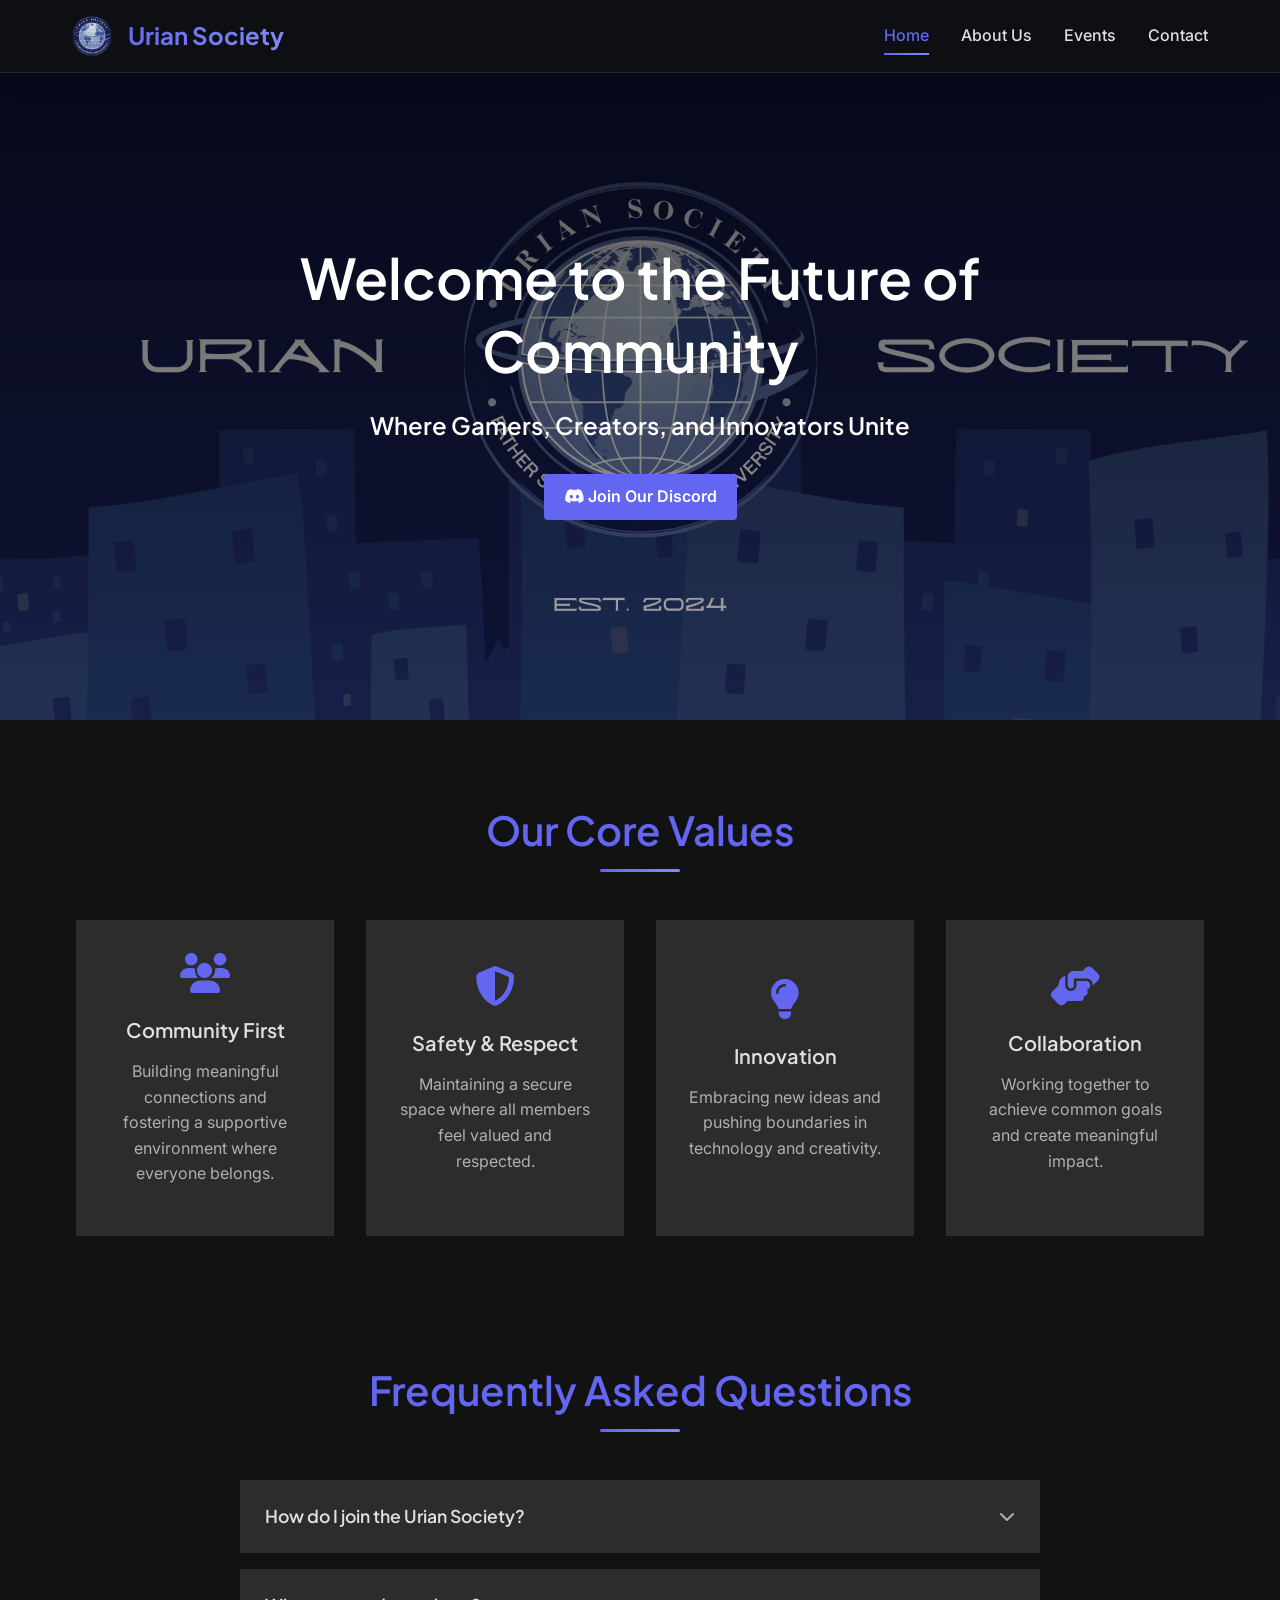
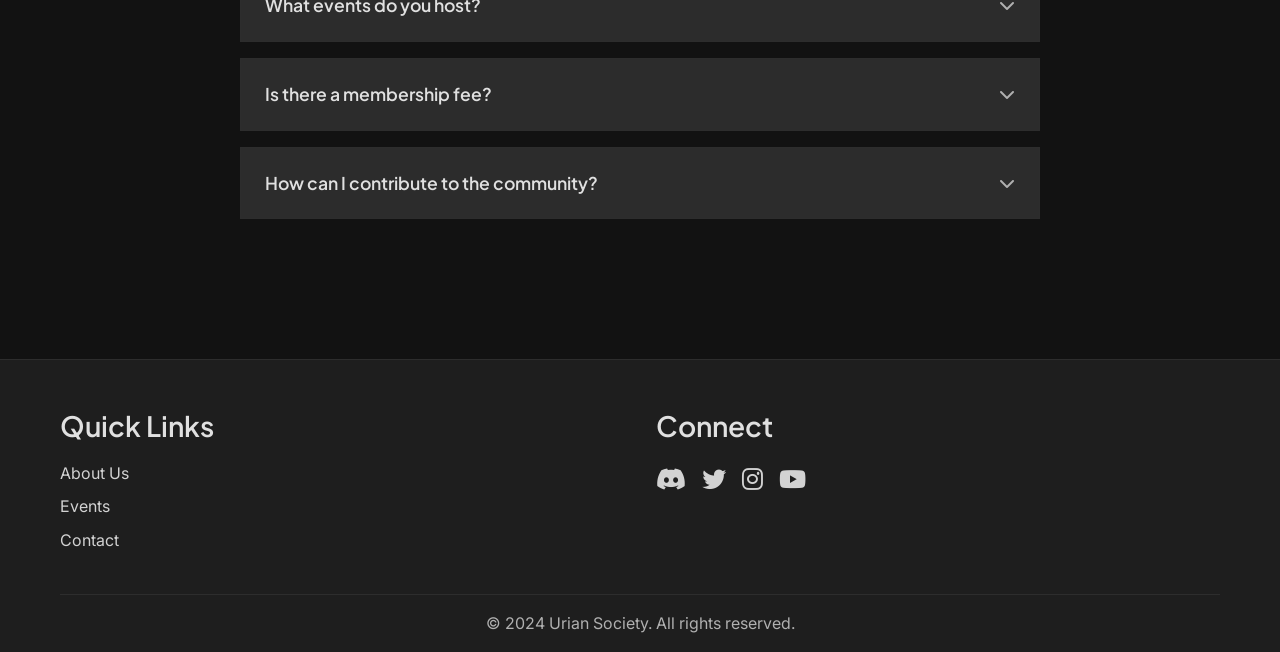
<file: index.html>
<!DOCTYPE html>
<html lang="en" data-theme="dark">
	<head>
		<meta charset="UTF-8" />
		<meta name="viewport" content="width=device-width, initial-scale=1.0" />
		<title>Urian Society - A Community of Gamers, Creators, and Learners</title>
		<meta
			name="description"
			content="Join the Urian Society, a forward-thinking community of gamers, creators, and learners. Connect with like-minded individuals and participate in exciting events."
		/>
		<link rel="icon" type="image/png" href="images/URIAN_SOCIETY.png" />
		<link rel="apple-touch-icon" href="images/URIAN_SOCIETY.png" />
		<link
			rel="shortcut icon"
			type="image/png"
			href="images/URIAN_SOCIETY.png"
		/>
		<link rel="stylesheet" href="css/styles.css" />
		<link
			rel="stylesheet"
			href="https://cdnjs.cloudflare.com/ajax/libs/font-awesome/6.4.0/css/all.min.css"
		/>
		<link
			href="https://fonts.googleapis.com/css2?family=Inter:wght@400;500;600;700&family=Plus+Jakarta+Sans:wght@500;600;700&display=swap"
			rel="stylesheet"
		/>
	</head>
	<body>
		<!-- Header -->
		<header>
			<div class="container">
				<a href="index.html" class="logo">
					<img
						src="images/URIAN_SOCIETY.png"
						alt="Urian Society Logo"
						class="logo-img"
					/>
					<h1>Urian Society</h1>
				</a>
				<nav>
					<button class="mobile-menu" aria-label="Toggle menu">
						<i class="fas fa-bars"></i>
					</button>
					<ul>
						<li><a href="index.html" class="active">Home</a></li>
						<li><a href="about.html">About Us</a></li>
						<li><a href="events.html">Events</a></li>
						<li><a href="contact.html">Contact</a></li>
					</ul>
				</nav>
			</div>
		</header>

		<!-- Hero Section -->
		<section class="hero">
			<div class="hero-banner">
				<img
					src="images/banner_US_1.png"
					alt="Urian Society Banner"
					class="banner-img"
				/>
			</div>
			<div class="floating-shapes">
				<div class="shape"></div>
				<div class="shape"></div>
				<div class="shape"></div>
			</div>
			<div class="container">
				<h2 class="fade-in">Welcome to the Future of Community</h2>
				<h3 class="fade-in">Where Gamers, Creators, and Innovators Unite</h3>
				<div class="hero-cta fade-in">
					<a
						href="https://discord.gg/4XucrwJVNX"
						class="btn primary-btn scale-in"
					>
						<i class="fab fa-discord"></i> Join Our Discord
					</a>
				</div>
			</div>
		</section>

		<!-- Core Values Section -->
		<section class="values">
			<div class="container">
				<h2 class="section-title fade-in">Our Core Values</h2>
				<div class="values-container">
					<div class="values-grid">
						<div class="value-card fade-in">
							<i class="fas fa-users"></i>
							<h4>Community First</h4>
							<p>
								Building meaningful connections and fostering a supportive
								environment where everyone belongs.
							</p>
						</div>
						<div class="value-card fade-in">
							<i class="fas fa-shield-alt"></i>
							<h4>Safety & Respect</h4>
							<p>
								Maintaining a secure space where all members feel valued and
								respected.
							</p>
						</div>
						<div class="value-card fade-in">
							<i class="fas fa-lightbulb"></i>
							<h4>Innovation</h4>
							<p>
								Embracing new ideas and pushing boundaries in technology and
								creativity.
							</p>
						</div>
						<div class="value-card fade-in">
							<i class="fas fa-hands-helping"></i>
							<h4>Collaboration</h4>
							<p>
								Working together to achieve common goals and create meaningful
								impact.
							</p>
						</div>
					</div>
				</div>
			</div>
		</section>

		<!-- FAQ Section -->
		<section class="faq-section">
			<div class="container">
				<h2 class="section-title fade-in">Frequently Asked Questions</h2>
				<div class="faq-container">
					<div class="faq-item fade-in">
						<div class="faq-question">
							<h3>How do I join the Urian Society?</h3>
							<i class="fas fa-chevron-down"></i>
						</div>
						<div class="faq-answer">
							<p>
								Join our Discord server and follow the onboarding process. We'll
								guide you through the community guidelines and help you get
								started!
							</p>
						</div>
					</div>
					<div class="faq-item fade-in">
						<div class="faq-question">
							<h3>What events do you host?</h3>
							<i class="fas fa-chevron-down"></i>
						</div>
						<div class="faq-answer">
							<p>
								We host gaming tournaments, creator workshops, community
								meetups, and various other events. Check our events page for
								upcoming activities!
							</p>
						</div>
					</div>
					<div class="faq-item fade-in">
						<div class="faq-question">
							<h3>Is there a membership fee?</h3>
							<i class="fas fa-chevron-down"></i>
						</div>
						<div class="faq-answer">
							<p>
								No, joining the Urian Society is completely free! We believe in
								making our community accessible to everyone.
							</p>
						</div>
					</div>
					<div class="faq-item fade-in">
						<div class="faq-question">
							<h3>How can I contribute to the community?</h3>
							<i class="fas fa-chevron-down"></i>
						</div>
						<div class="faq-answer">
							<p>
								You can participate in events, share your content, help other
								members, or even organize your own events with our support!
							</p>
						</div>
					</div>
				</div>
			</div>
		</section>

		<!-- Footer -->
		<footer>
			<div class="container">
				<div class="footer-content">
					<div class="footer-section">
						<h3>Quick Links</h3>
						<ul>
							<li><a href="about.html">About Us</a></li>
							<li><a href="events.html">Events</a></li>
							<li><a href="contact.html">Contact</a></li>
						</ul>
					</div>
					<div class="footer-section">
						<h3>Connect</h3>
						<div class="social-links">
							<a href="https://discord.gg/4XucrwJVNX" aria-label="Discord"
								><i class="fab fa-discord"></i
							></a>
							<a href="https://x.com/realkhoni" aria-label="Twitter"
								><i class="fab fa-twitter"></i
							></a>
							<a
								href="https://www.instagram.com/marconidominyx/"
								aria-label="Instagram"
								><i class="fab fa-instagram"></i
							></a>
							<a
								href="https://www.youtube.com/@MarconiDominyx"
								aria-label="YouTube"
								><i class="fab fa-youtube"></i
							></a>
						</div>
					</div>
				</div>
				<div class="footer-bottom">
					<p>&copy; 2024 Urian Society. All rights reserved.</p>
				</div>
			</div>
		</footer>

		<script src="js/script.js"></script>
		<script src="js/theme.js"></script>
		<script src="js/faq.js"></script>
		<script src="js/mobile-menu.js"></script>
	</body>
</html>
</file>
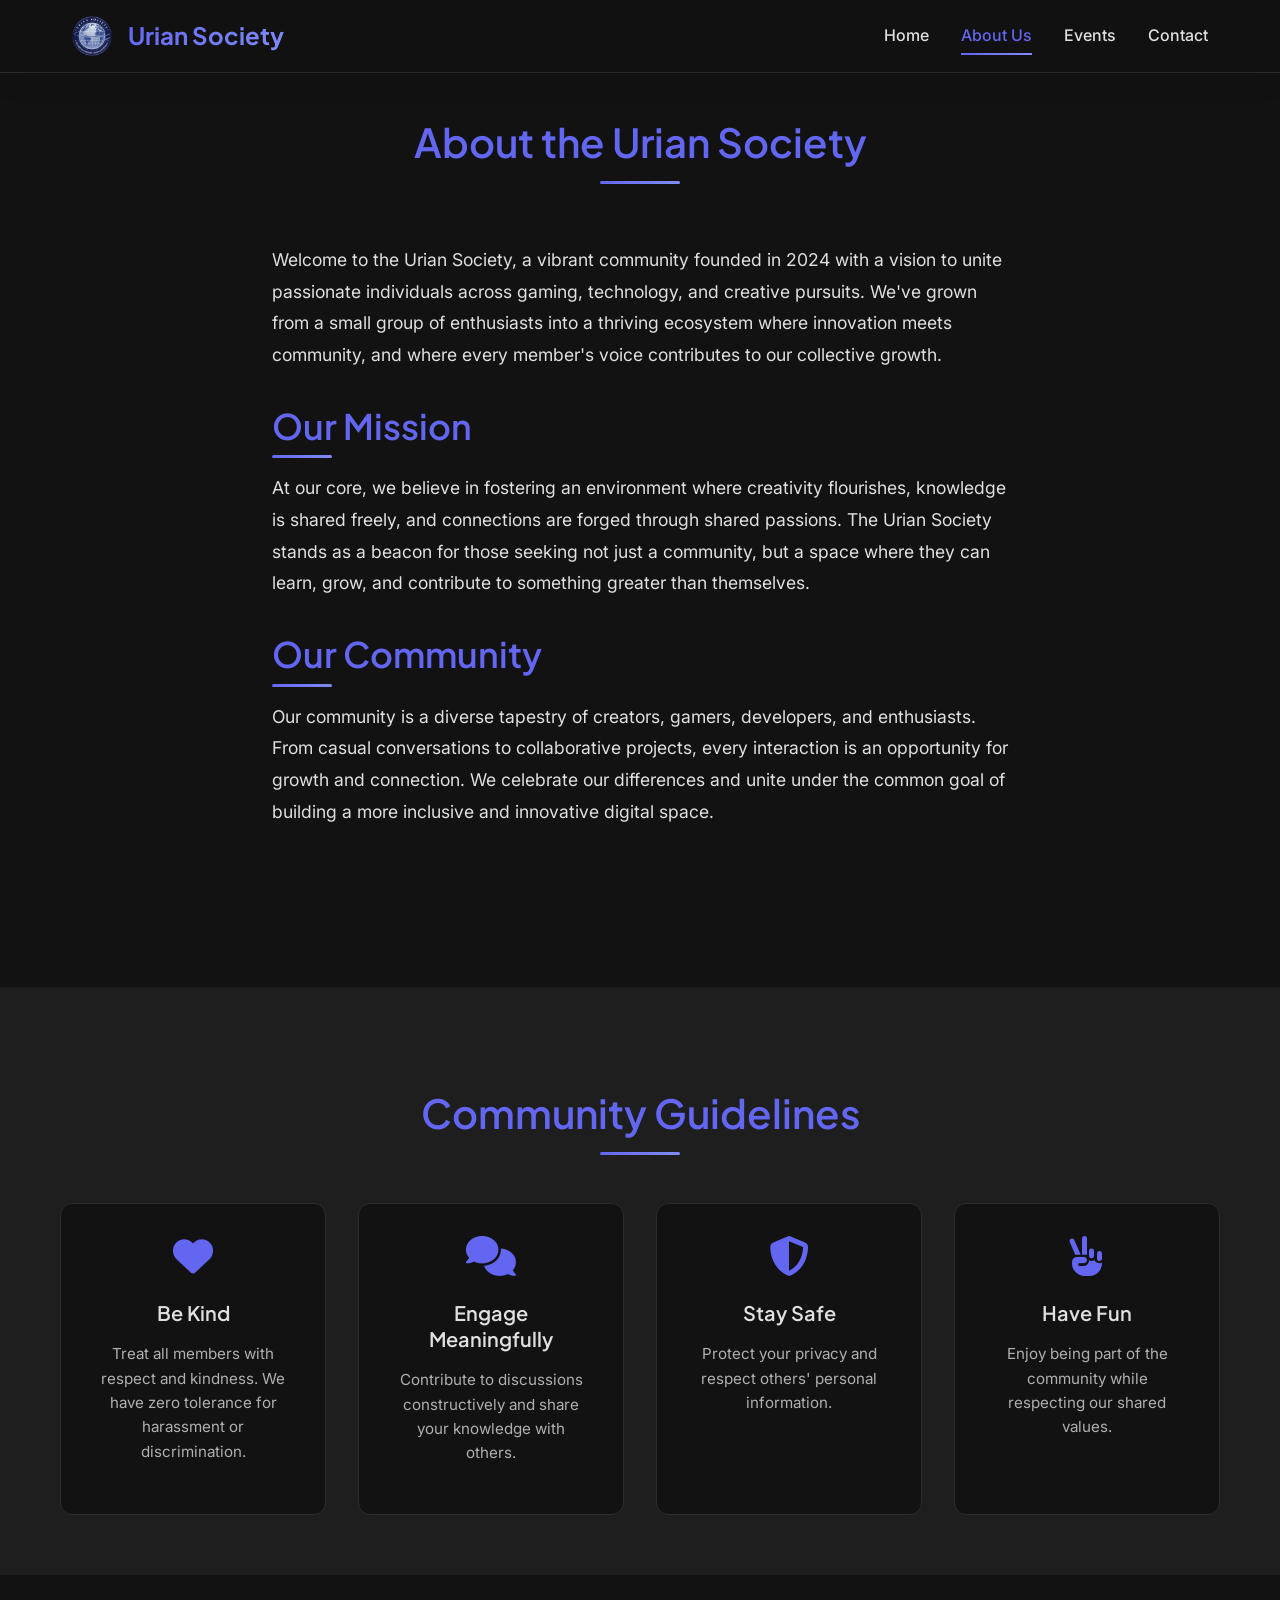
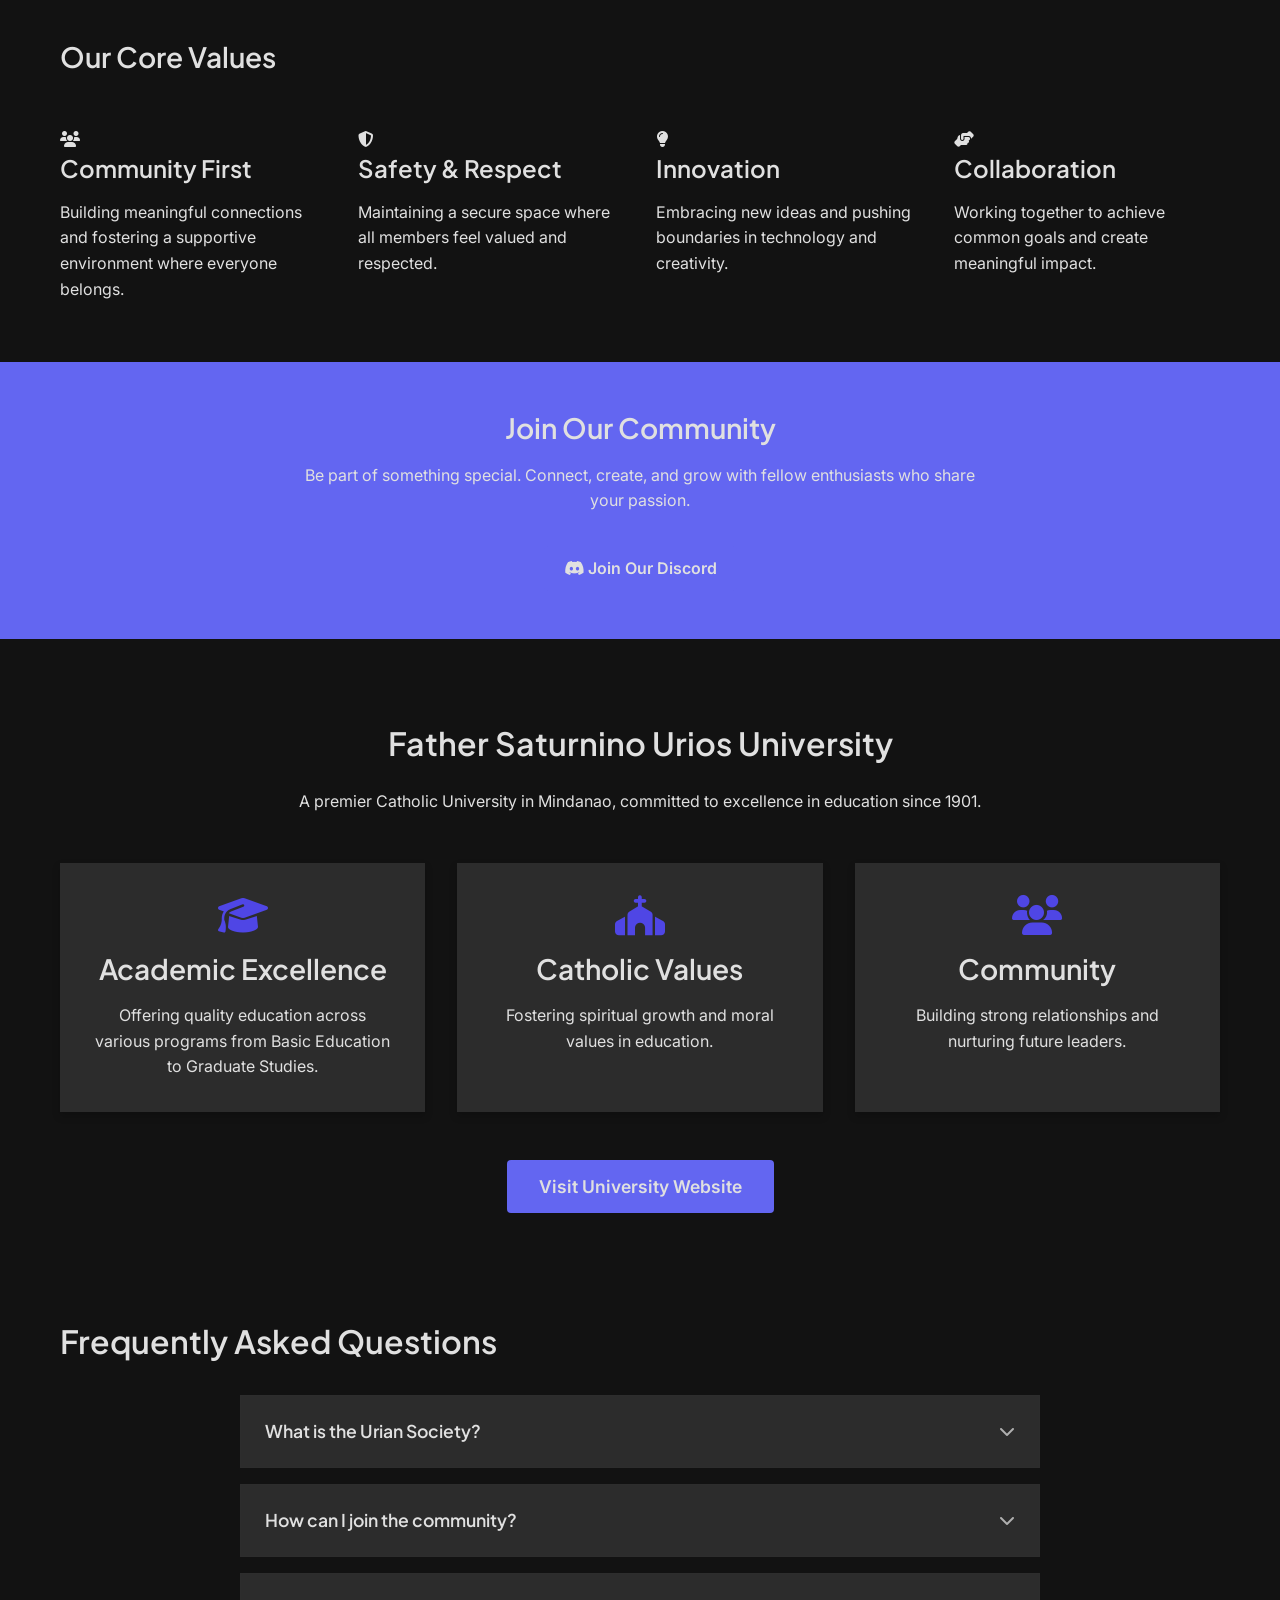
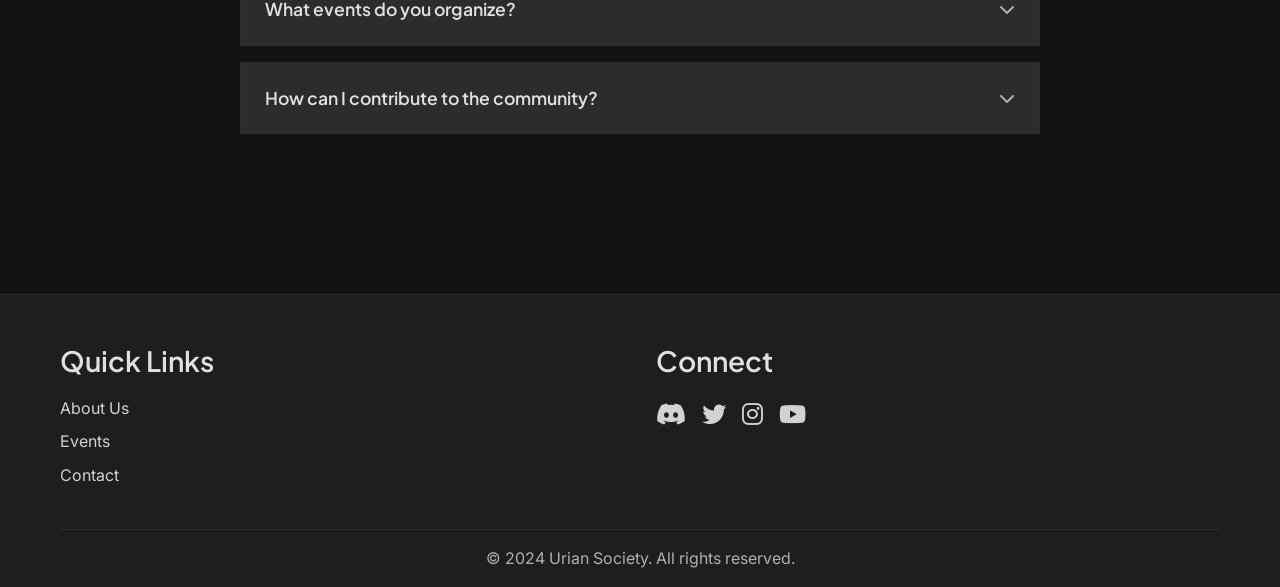
<file: about.html>
<!DOCTYPE html>
<html lang="en" data-theme="dark">
	<head>
		<meta charset="UTF-8" />
		<meta name="viewport" content="width=device-width, initial-scale=1.0" />
		<title>About Us - Urian Society</title>
		<meta
			name="description"
			content="Learn about the Urian Society, our history, values, and mission to create a community of gamers, creators, and learners."
		/>
		<link rel="icon" type="image/png" href="images/URIAN_SOCIETY.png" />
		<link rel="apple-touch-icon" href="images/URIAN_SOCIETY.png" />
		<link
			rel="shortcut icon"
			type="image/png"
			href="images/URIAN_SOCIETY.png"
		/>
		<link rel="stylesheet" href="css/styles.css" />
		<link
			rel="stylesheet"
			href="https://cdnjs.cloudflare.com/ajax/libs/font-awesome/6.4.0/css/all.min.css"
		/>
		<link
			href="https://fonts.googleapis.com/css2?family=Inter:wght@400;500;600;700&family=Plus+Jakarta+Sans:wght@500;600;700&display=swap"
			rel="stylesheet"
		/>
	</head>
	<body>
		<!-- Header -->
		<header>
			<div class="container">
				<a href="index.html" class="logo">
					<img
						src="images/URIAN_SOCIETY.png"
						alt="Urian Society Logo"
						class="logo-img"
					/>
					<h1>Urian Society</h1>
				</a>
				<nav>
					<ul>
						<li><a href="index.html">Home</a></li>
						<li><a href="about.html" class="active">About Us</a></li>
						<li><a href="events.html">Events</a></li>
						<li><a href="contact.html">Contact</a></li>
					</ul>
					<button class="mobile-menu" aria-label="Toggle menu">
						<i class="fas fa-bars"></i>
					</button>
				</nav>
			</div>
		</header>

		<!-- Main About Section -->
		<section class="about-main">
			<div class="container">
				<h2 class="section-title fade-in">About the Urian Society</h2>
				<div class="about-description">
					<p>
						Welcome to the Urian Society, a vibrant community founded in 2024
						with a vision to unite passionate individuals across gaming,
						technology, and creative pursuits. We've grown from a small group of
						enthusiasts into a thriving ecosystem where innovation meets
						community, and where every member's voice contributes to our
						collective growth.
					</p>

					<h3>Our Mission</h3>
					<p>
						At our core, we believe in fostering an environment where creativity
						flourishes, knowledge is shared freely, and connections are forged
						through shared passions. The Urian Society stands as a beacon for
						those seeking not just a community, but a space where they can
						learn, grow, and contribute to something greater than themselves.
					</p>

					<h3>Our Community</h3>
					<p>
						Our community is a diverse tapestry of creators, gamers, developers,
						and enthusiasts. From casual conversations to collaborative
						projects, every interaction is an opportunity for growth and
						connection. We celebrate our differences and unite under the common
						goal of building a more inclusive and innovative digital space.
					</p>
				</div>
			</div>
		</section>

		<!-- Community Guidelines Section -->
		<section class="guidelines">
			<div class="container">
				<h2 class="section-title fade-in">Community Guidelines</h2>
				<div class="guidelines-grid">
					<div class="guideline-item fade-in">
						<i class="fas fa-heart"></i>
						<h4>Be Kind</h4>
						<p>
							Treat all members with respect and kindness. We have zero
							tolerance for harassment or discrimination.
						</p>
					</div>
					<div class="guideline-item fade-in">
						<i class="fas fa-comments"></i>
						<h4>Engage Meaningfully</h4>
						<p>
							Contribute to discussions constructively and share your knowledge
							with others.
						</p>
					</div>
					<div class="guideline-item fade-in">
						<i class="fas fa-shield-alt"></i>
						<h4>Stay Safe</h4>
						<p>
							Protect your privacy and respect others' personal information.
						</p>
					</div>
					<div class="guideline-item fade-in">
						<i class="fas fa-hand-peace"></i>
						<h4>Have Fun</h4>
						<p>
							Enjoy being part of the community while respecting our shared
							values.
						</p>
					</div>
				</div>
			</div>
		</section>

		<!-- Values Section -->
		<section class="values">
			<div class="container">
				<h3>Our Core Values</h3>
				<div class="values-grid">
					<div class="value-item fade-in">
						<i class="fas fa-users"></i>
						<h4>Community First</h4>
						<p>
							Building meaningful connections and fostering a supportive
							environment where everyone belongs.
						</p>
					</div>
					<div class="value-item fade-in">
						<i class="fas fa-shield-alt"></i>
						<h4>Safety & Respect</h4>
						<p>
							Maintaining a secure space where all members feel valued and
							respected.
						</p>
					</div>
					<div class="value-item fade-in">
						<i class="fas fa-lightbulb"></i>
						<h4>Innovation</h4>
						<p>
							Embracing new ideas and pushing boundaries in technology and
							creativity.
						</p>
					</div>
					<div class="value-item fade-in">
						<i class="fas fa-hands-helping"></i>
						<h4>Collaboration</h4>
						<p>
							Working together to achieve common goals and create meaningful
							impact.
						</p>
					</div>
				</div>
			</div>
		</section>

		<!-- Join CTA -->
		<section class="cta">
			<div class="container">
				<h3>Join Our Community</h3>
				<p>
					Be part of something special. Connect, create, and grow with fellow
					enthusiasts who share your passion.
				</p>
				<a href="https://discord.gg/4XucrwJVNX" class="btn primary-btn">
					<i class="fab fa-discord"></i> Join Our Discord
				</a>
			</div>
		</section>

		<!-- University Promotion -->
		<section class="university-promo">
			<div class="container">
				<h2 class="fade-in">Father Saturnino Urios University</h2>
				<p class="fade-in">
					A premier Catholic University in Mindanao, committed to excellence in
					education since 1901.
				</p>
				<div class="university-grid">
					<div class="university-card fade-in">
						<i class="fas fa-graduation-cap"></i>
						<h3>Academic Excellence</h3>
						<p>
							Offering quality education across various programs from Basic
							Education to Graduate Studies.
						</p>
					</div>
					<div class="university-card fade-in">
						<i class="fas fa-church"></i>
						<h3>Catholic Values</h3>
						<p>Fostering spiritual growth and moral values in education.</p>
					</div>
					<div class="university-card fade-in">
						<i class="fas fa-users"></i>
						<h3>Community</h3>
						<p>Building strong relationships and nurturing future leaders.</p>
					</div>
				</div>
				<div class="university-cta fade-in">
					<a
						href="https://www.urios.edu.ph"
						target="_blank"
						class="btn primary-btn"
						>Visit University Website</a
					>
				</div>
			</div>
		</section>

		<!-- FAQ Section -->
		<section class="faq-section">
			<div class="container">
				<h2>Frequently Asked Questions</h2>
				<div class="faq-container">
					<div class="faq-item">
						<div class="faq-question">
							<h3>What is the Urian Society?</h3>
							<i class="fas fa-chevron-down"></i>
						</div>
						<div class="faq-answer">
							<p>
								The Urian Society is a vibrant online community dedicated to
								fostering creativity, collaboration, and meaningful connections
								among its members. We provide a safe and inclusive space for
								people to share ideas, learn from each other, and grow together.
							</p>
						</div>
					</div>

					<div class="faq-item">
						<div class="faq-question">
							<h3>How can I join the community?</h3>
							<i class="fas fa-chevron-down"></i>
						</div>
						<div class="faq-answer">
							<p>
								Joining is simple! Click on the "Join Discord" button in the
								navigation bar to join our Discord server. Once there, you'll be
								guided through a brief orientation process to help you get
								started.
							</p>
						</div>
					</div>

					<div class="faq-item">
						<div class="faq-question">
							<h3>What events do you organize?</h3>
							<i class="fas fa-chevron-down"></i>
						</div>
						<div class="faq-answer">
							<p>
								We organize various events including community meetups,
								workshops, creative challenges, and collaborative projects. Our
								events are designed to engage members and promote learning and
								growth within the community.
							</p>
						</div>
					</div>

					<div class="faq-item">
						<div class="faq-question">
							<h3>How can I contribute to the community?</h3>
							<i class="fas fa-chevron-down"></i>
						</div>
						<div class="faq-answer">
							<p>
								There are many ways to contribute! You can participate in
								discussions, share your knowledge and experiences, join or
								organize events, volunteer as a moderator, or help welcome new
								members to the community.
							</p>
						</div>
					</div>
				</div>
			</div>
		</section>

		<!-- Footer -->
		<footer>
			<div class="container">
				<div class="footer-content">
					<div class="footer-section">
						<h3>Quick Links</h3>
						<ul>
							<li><a href="about.html">About Us</a></li>
							<li><a href="events.html">Events</a></li>
							<li><a href="contact.html">Contact</a></li>
						</ul>
					</div>
					<div class="footer-section">
						<h3>Connect</h3>
						<div class="social-links">
							<a href="https://discord.gg/4XucrwJVNX" aria-label="Discord"
								><i class="fab fa-discord"></i
							></a>
							<a href="https://x.com/realkhoni" aria-label="Twitter"
								><i class="fab fa-twitter"></i
							></a>
							<a
								href="https://www.instagram.com/marconidominyx/"
								aria-label="Instagram"
								><i class="fab fa-instagram"></i
							></a>
							<a
								href="https://www.youtube.com/@MarconiDominyx"
								aria-label="YouTube"
								><i class="fab fa-youtube"></i
							></a>
						</div>
					</div>
				</div>
				<div class="footer-bottom">
					<p>&copy; 2024 Urian Society. All rights reserved.</p>
				</div>
			</div>
		</footer>

		<script src="js/script.js"></script>
		<script src="js/theme.js"></script>
		<script src="js/faq.js"></script>
		<script src="js/mobile-menu.js"></script>
	</body>
</html>
</file>
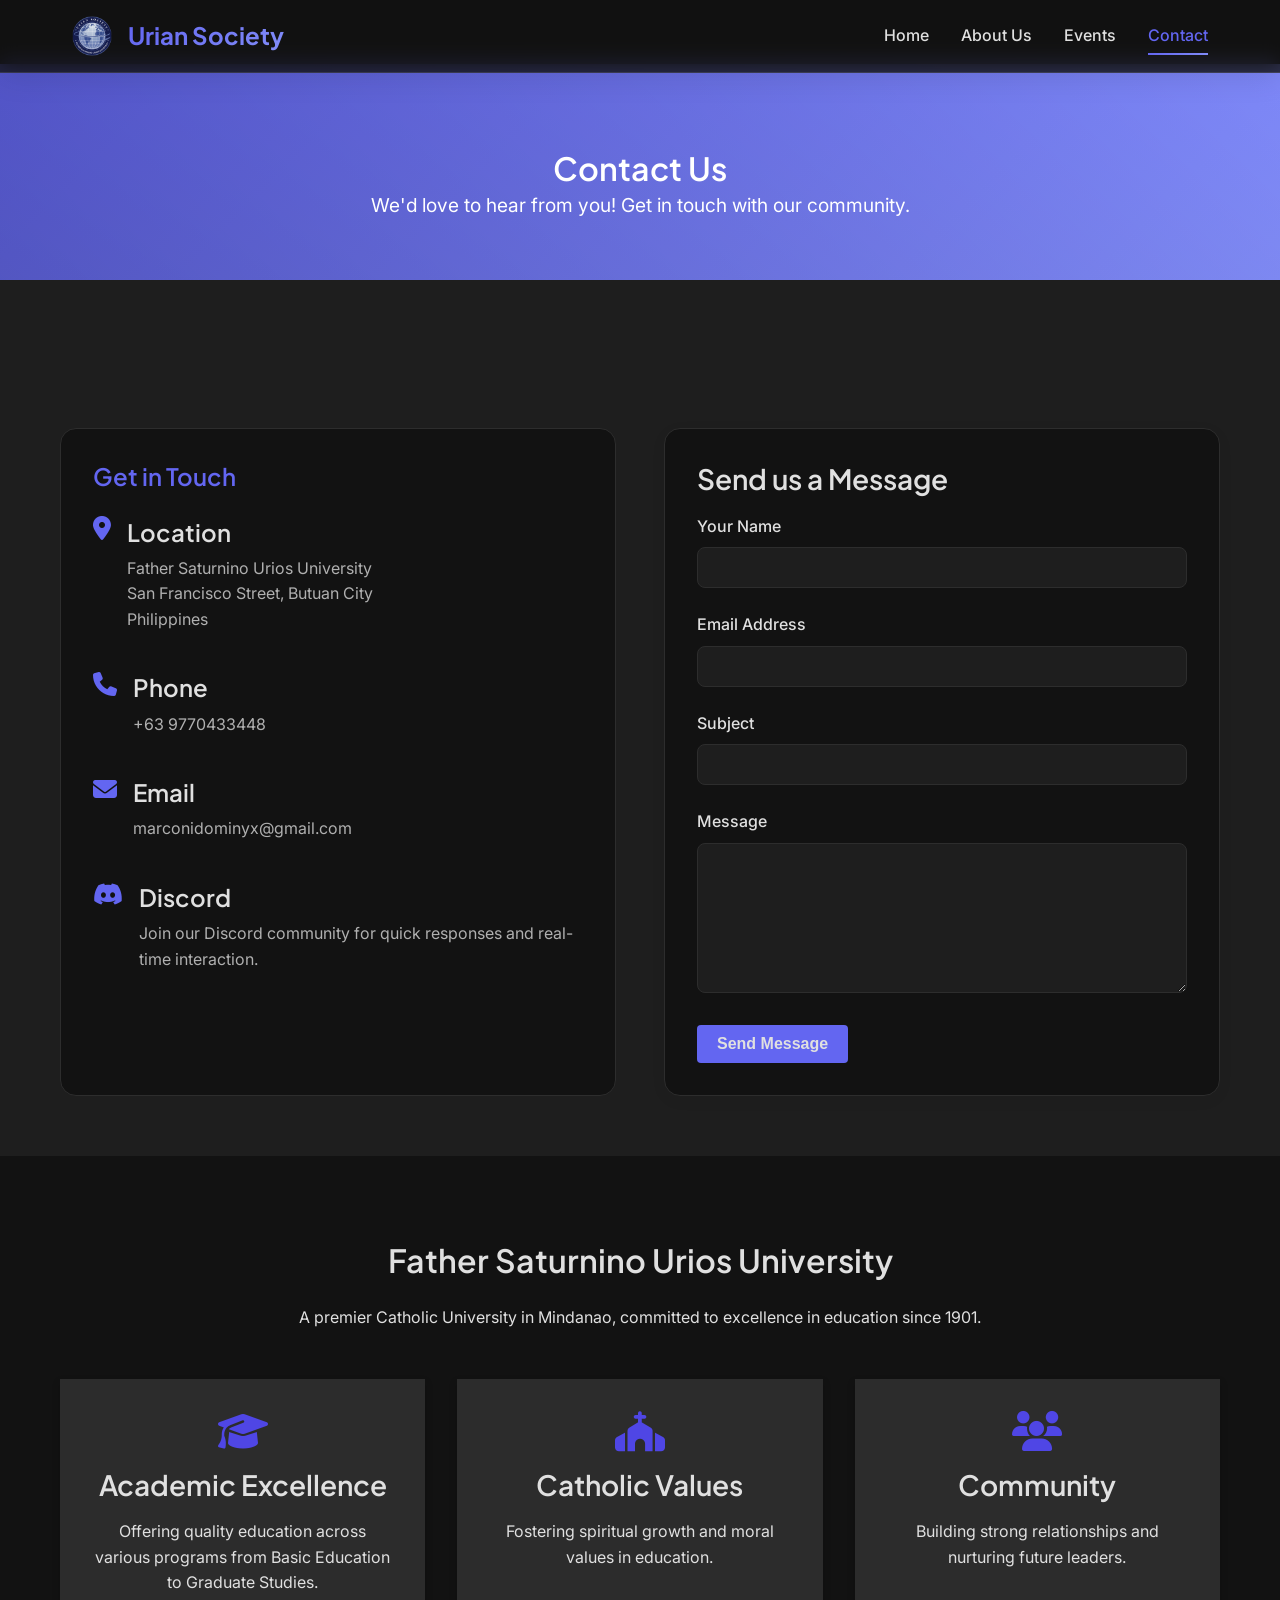
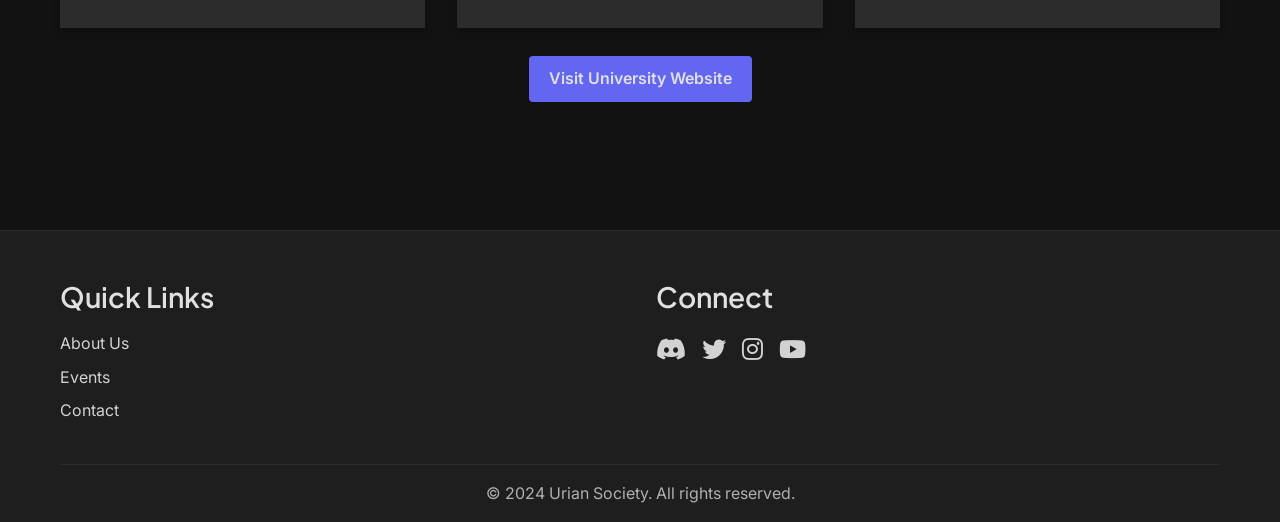
<file: contact.html>
<!DOCTYPE html>
<html lang="en" data-theme="dark">
	<head>
		<meta charset="UTF-8" />
		<meta name="viewport" content="width=device-width, initial-scale=1.0" />
		<title>Contact Us - Urian Society</title>
		<meta
			name="description"
			content="Get in touch with the Urian Society. Contact us for inquiries, collaborations, or to join our community."
		/>
		<link rel="icon" type="image/png" href="images/URIAN_SOCIETY.png" />
		<link rel="apple-touch-icon" href="images/URIAN_SOCIETY.png" />
		<link
			rel="shortcut icon"
			type="image/png"
			href="images/URIAN_SOCIETY.png"
		/>
		<link rel="stylesheet" href="css/styles.css" />
		<link
			rel="stylesheet"
			href="https://cdnjs.cloudflare.com/ajax/libs/font-awesome/6.4.0/css/all.min.css"
		/>
		<link
			href="https://fonts.googleapis.com/css2?family=Inter:wght@400;500;600;700&family=Plus+Jakarta+Sans:wght@500;600;700&display=swap"
			rel="stylesheet"
		/>
	</head>
	<body>
		<!-- Header -->
		<header>
			<div class="container">
				<div class="logo">
					<img
						src="images/URIAN_SOCIETY.png"
						alt="Urian Society Logo"
						class="logo-img"
					/>
					<h1>Urian Society</h1>
				</div>
				<nav>
					<ul>
						<li><a href="index.html">Home</a></li>
						<li><a href="about.html">About Us</a></li>
						<li><a href="events.html">Events</a></li>
						<li><a href="contact.html" class="active">Contact</a></li>
					</ul>
					<button class="mobile-menu" aria-label="Toggle menu">
						<i class="fas fa-bars"></i>
					</button>
				</nav>
			</div>
		</header>

		<!-- Contact Banner -->
		<section class="page-banner">
			<div class="container">
				<h2 class="fade-in">Contact Us</h2>
				<p class="fade-in">
					We'd love to hear from you! Get in touch with our community.
				</p>
			</div>
		</section>

		<!-- Contact Section -->
		<section class="contact-section">
			<div class="container">
				<div class="contact-grid">
					<div class="contact-info fade-in">
						<h3>Get in Touch</h3>
						<div class="contact-item">
							<i class="fas fa-map-marker-alt"></i>
							<div class="contact-item-content">
								<h4>Location</h4>
								<p>
									Father Saturnino Urios University<br />San Francisco Street,
									Butuan City<br />Philippines
								</p>
							</div>
						</div>
						<div class="contact-item">
							<i class="fas fa-phone"></i>
							<div class="contact-item-content">
								<h4>Phone</h4>
								<p>+63 9770433448</p>
							</div>
						</div>
						<div class="contact-item">
							<i class="fas fa-envelope"></i>
							<div class="contact-item-content">
								<h4>Email</h4>
								<p>marconidominyx@gmail.com</p>
							</div>
						</div>
						<div class="contact-item">
							<i class="fab fa-discord"></i>
							<div class="contact-item-content">
								<h4>Discord</h4>
								<p>
									Join our Discord community for quick responses and real-time
									interaction.
								</p>
							</div>
						</div>
					</div>

					<div class="contact-form fade-in">
						<h3>Send us a Message</h3>
						<form id="contactForm">
							<div class="form-group">
								<label for="name">Your Name</label>
								<input type="text" id="name" name="name" required />
							</div>
							<div class="form-group">
								<label for="email">Email Address</label>
								<input type="email" id="email" name="email" required />
							</div>
							<div class="form-group">
								<label for="subject">Subject</label>
								<input type="text" id="subject" name="subject" required />
							</div>
							<div class="form-group">
								<label for="message">Message</label>
								<textarea id="message" name="message" required></textarea>
							</div>
							<button type="submit" class="btn primary-btn">
								Send Message
							</button>
						</form>
					</div>
				</div>
			</div>
		</section>

		<!-- University Promotion -->
		<section class="university-promo">
			<div class="container">
				<h2 class="fade-in">Father Saturnino Urios University</h2>
				<p class="fade-in">
					A premier Catholic University in Mindanao, committed to excellence in
					education since 1901.
				</p>
				<div class="university-grid">
					<div class="university-card fade-in">
						<i class="fas fa-graduation-cap"></i>
						<h3>Academic Excellence</h3>
						<p>
							Offering quality education across various programs from Basic
							Education to Graduate Studies.
						</p>
					</div>
					<div class="university-card fade-in">
						<i class="fas fa-church"></i>
						<h3>Catholic Values</h3>
						<p>Fostering spiritual growth and moral values in education.</p>
					</div>
					<div class="university-card fade-in">
						<i class="fas fa-users"></i>
						<h3>Community</h3>
						<p>Building strong relationships and nurturing future leaders.</p>
					</div>
				</div>
				<a
					href="https://www.urios.edu.ph"
					target="_blank"
					class="btn primary-btn"
					>Visit University Website</a
				>
			</div>
		</section>

		<!-- Footer -->
		<footer>
			<div class="container">
				<div class="footer-content">
					<div class="footer-section">
						<h3>Quick Links</h3>
						<ul>
							<li><a href="about.html">About Us</a></li>
							<li><a href="events.html">Events</a></li>
							<li><a href="contact.html">Contact</a></li>
						</ul>
					</div>
					<div class="footer-section">
						<h3>Connect</h3>
						<div class="social-links">
							<a href="https://discord.gg/4XucrwJVNX" aria-label="Discord"
								><i class="fab fa-discord"></i
							></a>
							<a href="https://x.com/realkhoni" aria-label="Twitter"
								><i class="fab fa-twitter"></i
							></a>
							<a
								href="https://www.instagram.com/marconidominyx/"
								aria-label="Instagram"
								><i class="fab fa-instagram"></i
							></a>
							<a
								href="https://www.youtube.com/@MarconiDominyx"
								aria-label="YouTube"
								><i class="fab fa-youtube"></i
							></a>
						</div>
					</div>
				</div>
				<div class="footer-bottom">
					<p>&copy; 2024 Urian Society. All rights reserved.</p>
				</div>
			</div>
		</footer>

		<script src="js/script.js"></script>
		<script src="js/theme.js"></script>
		<script src="js/mobile-menu.js"></script>
	</body>
</html>
</file>
<file: css/styles.css>
/* 
* Urian Society Community Website
* Main Stylesheet - 2025 Edition
*/

/* ------ Global Styles ------ */
:root {
	/* Dark Theme Colors (Default) */
	--bg-primary: #121212;
	--bg-secondary: #1e1e1e;
	--text-primary: #e0e0e0;
	--text-secondary: #b0b0b0;
	--border-color: #2d2d2d;
	--box-bg: #2c2c2c;
	--box-shadow: 0 4px 8px rgba(0, 0, 0, 0.2);

	/* Common Colors */
	--primary-color: #6366f1;
	--secondary-color: #818cf8;
	--accent-color: #4f46e5;
	--success-color: #10b981;
	--danger-color: #ef4444;

	/* Gradients */
	--gradient-primary: linear-gradient(
		135deg,
		var(--primary-color),
		var(--secondary-color)
	);
	--gradient-dark: linear-gradient(135deg, #1a1b25, #13141c);
	--gradient-overlay: linear-gradient(
		to bottom,
		rgba(0, 0, 0, 0.7),
		rgba(0, 0, 0, 0.3)
	);

	/* Typography */
	--font-primary: "Inter", "Open Sans", Helvetica, Arial, sans-serif;
	--font-heading: "Plus Jakarta Sans", "Poppins", Helvetica, Arial, sans-serif;

	/* Animations */
	--transition-fast: 0.2s ease;
	--transition-normal: 0.3s ease;
	--transition-slow: 0.5s ease;

	/* Shadows */
	--shadow-sm: 0 2px 4px rgba(0, 0, 0, 0.05);
	--shadow-md: 0 4px 6px rgba(0, 0, 0, 0.07);
	--shadow-lg: 0 10px 15px rgba(0, 0, 0, 0.1);

	/* Border Radius */
	--radius-sm: 0.375rem;
	--radius-md: 0.5rem;
	--radius-lg: 1rem;

	/* Light theme variables */
	--header-bg: rgba(255, 255, 255, 0.95);
	--card-bg: #ffffff;
	--shadow-color: rgba(0, 0, 0, 0.1);
}

/* Light Theme Colors */
[data-theme="light"] {
	--bg-primary: #ffffff;
	--bg-secondary: #f5f5f5;
	--text-primary: #333333;
	--text-secondary: #666666;
	--border-color: #e5e5e5;
	--box-bg: #ffffff;
	--box-shadow: 0 4px 8px rgba(0, 0, 0, 0.1);
}

/* Theme Toggle Styles */
.theme-toggle {
	position: fixed;
	top: 1rem;
	right: 1rem;
	z-index: 1001;
	background: none;
	border: none;
	color: var(--text-primary);
	font-size: 1.5rem;
	cursor: pointer;
	padding: 0.5rem;
	border-radius: 50%;
	transition: all 0.3s ease;
}

.theme-toggle:hover {
	transform: scale(1.1);
}

/* Theme Transition */
.theme-transition {
	transition: background-color 0.3s ease, color 0.3s ease;
}

/* Section Title Styles */
.section-title {
	text-align: center;
	color: var(--primary-color);
	font-size: 2.5rem;
	margin-bottom: 3rem;
	position: relative;
	padding-bottom: 1rem;
}

.section-title::after {
	content: "";
	position: absolute;
	bottom: 0;
	left: 50%;
	transform: translateX(-50%);
	width: 80px;
	height: 3px;
	background: var(--gradient-primary);
	border-radius: 2px;
}

/* Base Styles */
body {
	background-color: var(--bg-primary);
	color: var(--text-primary);
	transition: background-color 0.3s ease, color 0.3s ease;
	font-family: var(--font-primary);
	line-height: 1.6;
}

/* Banner Styles */
.page-banner {
	background: var(--gradient-primary);
	padding: 2rem 0;
	margin-top: 4rem;
	text-align: center;
	position: relative;
	overflow: hidden;
}

.page-banner::before {
	content: "";
	position: absolute;
	top: 0;
	left: 0;
	right: 0;
	bottom: 0;
	background: linear-gradient(45deg, rgba(0, 0, 0, 0.2), transparent);
}

.page-banner h2 {
	color: #ffffff;
	font-size: 2rem;
	position: relative;
	z-index: 1;
	margin: 0;
}

/* Card and Section Styles */
.card,
.news-article,
.event-card,
.team-member,
.value-card {
	background-color: var(--bg-secondary);
	border: 1px solid var(--border-color);
	border-radius: var(--radius-md);
	transition: all 0.3s ease;
}

/* Footer Styles */
footer {
	background-color: var(--bg-secondary);
	color: var(--text-primary);
	padding: 3rem 0 1rem;
	margin-top: 4rem;
	border-top: 1px solid var(--border-color);
}

.footer-content {
	display: grid;
	grid-template-columns: repeat(auto-fit, minmax(200px, 1fr));
	gap: 2rem;
	margin-bottom: 2rem;
}

.footer-bottom {
	text-align: center;
	padding-top: 1rem;
	border-top: 1px solid var(--border-color);
	color: var(--text-secondary);
}

.footer-bottom p {
	margin: 0;
}

/* Animation Utilities */
.fade-in {
	opacity: 0;
	transform: translateY(20px);
	animation: fadeIn 0.6s ease-out forwards;
}

.fade-in:nth-child(2) {
	animation-delay: 0.2s;
}
.fade-in:nth-child(3) {
	animation-delay: 0.4s;
}
.fade-in:nth-child(4) {
	animation-delay: 0.6s;
}

@keyframes fadeIn {
	from {
		opacity: 0;
		transform: translateY(20px);
	}
	to {
		opacity: 1;
		transform: translateY(0);
	}
}

/* Smooth Scroll Behavior */
html {
	scroll-behavior: smooth;
}

* {
	margin: 0;
	padding: 0;
	box-sizing: border-box;
}

.container {
	max-width: 1200px;
	margin: 0 auto;
	padding: 0 20px;
}

/* Typography */
h1,
h2,
h3,
h4,
h5,
h6 {
	font-family: var(--font-heading);
	font-weight: 600;
	line-height: 1.3;
	margin-bottom: 1rem;
}

h1 {
	font-size: 2.5rem;
}

h2 {
	font-size: 2rem;
}

h3 {
	font-size: 1.75rem;
}

h4 {
	font-size: 1.5rem;
}

h5 {
	font-size: 1.25rem;
}

h6 {
	font-size: 1rem;
}

p {
	margin-bottom: 1rem;
}

a {
	color: var(--primary-color);
	text-decoration: none;
	transition: color 0.3s ease;
}

a:hover {
	color: var(--accent-color);
}

/* Buttons */
.btn {
	display: inline-block;
	padding: 10px 20px;
	font-weight: 600;
	text-align: center;
	border-radius: 4px;
	transition: all 0.3s ease;
	cursor: pointer;
	border: none;
	font-size: 1rem;
}

.primary-btn {
	background-color: var(--primary-color);
	color: var(--light-color) !important;
}

.primary-btn:hover {
	background-color: var(--secondary-color);
	transform: translateY(-2px);
	box-shadow: 0 4px 8px rgba(0, 0, 0, 0.1);
}

.secondary-btn {
	background-color: var(--light-color);
	color: var(--primary-color) !important;
	border: 1px solid var(--primary-color);
}

.secondary-btn:hover {
	background-color: var(--light-gray);
	color: var(--accent-color) !important;
	border-color: var(--accent-color);
}

/* Placeholder for images */
.placeholder-img {
	background-color: var(--light-gray);
	border: 1px dashed var(--gray-color);
	display: flex;
	align-items: center;
	justify-content: center;
	padding: 2rem;
	text-align: center;
	color: var(--gray-color);
	font-style: italic;
	border-radius: 4px;
}

/* ------ Header & Navigation Styles ------ */
header {
	background-color: rgba(18, 18, 18, 0.75);
	backdrop-filter: blur(10px);
	-webkit-backdrop-filter: blur(10px);
	padding: 1rem 0;
	position: fixed;
	width: 100%;
	top: 0;
	z-index: 1000;
	transition: transform 0.3s ease, background-color 0.3s ease;
	border-bottom: 1px solid rgba(255, 255, 255, 0.1);
	box-shadow: 0 4px 30px rgba(0, 0, 0, 0.1);
	transform: translateY(0);
}

header.header-hidden {
	transform: translateY(-100%);
}

/* Add more transparency when scrolling */
header.scrolled {
	background-color: rgba(18, 18, 18, 0.85);
}

[data-theme="light"] header.scrolled {
	background-color: rgba(255, 255, 255, 0.85);
}

header .container {
	display: flex;
	justify-content: space-between;
	align-items: center;
	max-width: 1200px;
	margin: 0 auto;
	padding: 0 2rem;
}

.logo {
	display: flex;
	align-items: center;
	gap: 1rem;
	text-decoration: none;
	transition: transform 0.3s ease;
}

.logo:hover {
	transform: translateY(-2px);
}

.logo h1 {
	font-size: 1.5rem;
	margin: 0;
	background: var(--gradient-primary);
	-webkit-background-clip: text;
	background-clip: text;
	color: transparent;
	font-weight: 700;
}

.logo-img {
	height: 40px;
	width: auto;
	transition: transform var(--transition-normal);
}

.logo:hover .logo-img {
	transform: scale(1.05);
}

nav {
	display: flex;
	align-items: center;
	gap: 2rem;
}

nav ul {
	display: flex;
	list-style: none;
	gap: 2rem;
	margin: 0;
	padding: 0;
}

nav ul li a {
	color: var(--text-primary);
	font-weight: 500;
	text-decoration: none;
	padding: 0.5rem 0;
	position: relative;
	transition: color var(--transition-normal);
}

nav ul li a::after {
	content: "";
	position: absolute;
	bottom: -2px;
	left: 0;
	width: 0;
	height: 2px;
	background: var(--gradient-primary);
	transition: width var(--transition-normal);
}

nav ul li a:hover::after,
nav ul li a.active::after {
	width: 100%;
}

nav ul li a:hover,
nav ul li a.active {
	color: var(--primary-color);
}

/* Mobile Menu Styles */
.mobile-menu {
	display: none;
	cursor: pointer;
	font-size: 1.5rem;
	color: var(--text-primary);
	transition: all 0.3s ease;
	z-index: 1002;
	padding: 0.5rem;
	background: none;
	border: none;
}

.mobile-menu:hover {
	color: var(--primary-color);
}

@media (max-width: 1024px) {
	header .container {
		padding: 0 1.5rem;
	}

	nav ul {
		gap: 1.5rem;
	}
}

@media (max-width: 768px) {
	header .container {
		padding: 0 1rem;
	}

	.mobile-menu {
		display: block;
	}

	nav ul {
		display: none;
		position: fixed;
		top: 0;
		left: 0;
		right: 0;
		bottom: 0;
		background: var(--bg-primary);
		flex-direction: column;
		padding: 5rem 2rem 2rem;
		text-align: center;
		gap: 1.5rem;
		z-index: 1001;
		transform: translateX(100%);
		transition: transform 0.3s ease-in-out;
		box-shadow: 0 0 20px rgba(0, 0, 0, 0.2);
		backdrop-filter: blur(10px);
		-webkit-backdrop-filter: blur(10px);
	}

	nav ul.show {
		display: flex;
		transform: translateX(0);
	}

	nav ul li a {
		display: block;
		padding: 1rem;
		font-size: 1.2rem;
		transition: all 0.3s ease;
		border-radius: 8px;
		background: var(--bg-secondary);
		margin: 0.5rem 0;
	}

	nav ul li a:hover,
	nav ul li a.active {
		background: var(--primary-color);
		color: white;
		transform: translateX(10px);
		box-shadow: 0 4px 12px rgba(0, 0, 0, 0.2);
	}

	.mobile-menu i {
		transition: transform 0.3s ease;
	}

	.mobile-menu.active i {
		transform: rotate(90deg);
		color: var(--primary-color);
	}
}

@media (max-width: 480px) {
	.logo h1 {
		font-size: 1.2rem;
	}

	.logo-img {
		height: 32px;
	}

	nav ul li a {
		font-size: 1.1rem;
		padding: 0.8rem;
	}
}

/* ------ Hero Section ------ */
.hero {
	position: relative;
	min-height: 80vh;
	display: flex;
	align-items: center;
	justify-content: center;
	text-align: center;
	color: #ffffff;
	overflow: hidden;
	background: var(--gradient-dark);
}

.hero-banner {
	position: absolute;
	top: 0;
	left: 0;
	width: 100%;
	height: 100%;
	z-index: 1;
}

.hero-banner img {
	width: 100%;
	height: 100%;
	object-fit: cover;
	animation: slowZoom 20s infinite alternate;
}

.hero-banner::after {
	content: "";
	position: absolute;
	top: 0;
	left: 0;
	width: 100%;
	height: 100%;
	background: var(--gradient-overlay);
}

.hero .container {
	position: relative;
	z-index: 2;
	max-width: 800px;
	padding: 0 2rem;
}

.hero h2 {
	font-size: 3.5rem;
	margin-bottom: 1.5rem;
	opacity: 0;
	transform: translateY(20px);
	animation: fadeIn 0.8s ease-out forwards;
}

.hero h3 {
	font-size: 1.5rem;
	margin-bottom: 2rem;
	opacity: 0;
	transform: translateY(20px);
	animation: fadeIn 0.8s ease-out 0.2s forwards;
}

.hero-cta {
	opacity: 0;
	transform: translateY(20px);
	animation: fadeIn 0.8s ease-out 0.4s forwards;
}

/* ------ Guidelines Section ------ */
.guidelines {
	padding: 5rem 0;
	background-color: var(--bg-secondary);
}

.guidelines-grid {
	display: grid;
	grid-template-columns: repeat(auto-fit, minmax(250px, 1fr));
	gap: 2rem;
	margin-top: 3rem;
}

.guideline-item {
	background-color: var(--bg-primary);
	padding: 2rem;
	border-radius: 12px;
	text-align: center;
	transition: transform 0.3s ease, box-shadow 0.3s ease;
	border: 1px solid var(--border-color);
}

.guideline-item:hover {
	transform: translateY(-5px);
	box-shadow: 0 8px 16px rgba(0, 0, 0, 0.2);
}

.guideline-item i {
	font-size: 2.5rem;
	color: var(--primary-color);
	margin-bottom: 1.5rem;
}

.guideline-item h4 {
	color: var(--text-primary);
	margin-bottom: 1rem;
	font-size: 1.25rem;
}

.guideline-item p {
	color: var(--text-secondary);
	font-size: 0.95rem;
	line-height: 1.6;
}

/* ------ Page Banner ------ */
.page-banner {
	background-color: var(--primary-color);
	color: white;
	padding: 4rem 0;
	text-align: center;
}

.page-banner h1 {
	font-size: 3rem;
	margin-bottom: 1rem;
}

.page-banner p {
	font-size: 1.2rem;
	opacity: 0.9;
}

/* ------ Mission Section ------ */
.mission {
	padding: 5rem 0;
	background-color: var(--light-bg);
}

.mission-content {
	max-width: 800px;
	margin: 0 auto;
	text-align: center;
}

.mission-content h2 {
	color: var(--primary-color);
	margin-bottom: 2rem;
}

.mission-content p {
	font-size: 1.1rem;
	line-height: 1.6;
}

/* ------ About Section ------ */
.about-preview {
	padding: 5rem 0;
	background-color: var(--light-color);
}

.about-content {
	display: flex;
	align-items: center;
	gap: 3rem;
	margin-top: 2rem;
}

.about-text {
	flex: 1;
}

.about-image {
	flex: 1;
	min-height: 300px;
}

.about-main {
	padding: 6rem 0;
	background: var(--bg-primary);
	position: relative;
	overflow: hidden;
}

.about-description {
	max-width: 800px;
	margin: 0 auto;
	padding: 2rem;
	position: relative;
	z-index: 2;
	animation: fadeIn 1s ease-out;
}

.about-description h3 {
	color: var(--primary-color);
	font-size: 2.2rem;
	margin-bottom: 1.5rem;
	position: relative;
	animation: slideUp 0.8s ease-out;
}

.about-description h3::after {
	content: "";
	position: absolute;
	bottom: -10px;
	left: 0;
	width: 60px;
	height: 3px;
	background: var(--gradient-primary);
	border-radius: 2px;
}

.about-description p {
	font-size: 1.1rem;
	line-height: 1.8;
	color: var(--text-primary);
	margin-bottom: 2rem;
	opacity: 0;
	transform: translateY(20px);
	animation: slideUpFade 0.8s ease-out forwards;
}

.about-description p:nth-child(2) {
	animation-delay: 0.2s;
}

.about-description p:nth-child(3) {
	animation-delay: 0.4s;
}

/* Animation Keyframes */
@keyframes slideUpFade {
	from {
		opacity: 0;
		transform: translateY(20px);
	}
	to {
		opacity: 1;
		transform: translateY(0);
	}
}

@keyframes slideUp {
	from {
		opacity: 0;
		transform: translateY(30px);
	}
	to {
		opacity: 1;
		transform: translateY(0);
	}
}

@keyframes fadeIn {
	from {
		opacity: 0;
	}
	to {
		opacity: 1;
	}
}

/* ------ Gallery Section ------ */
.gallery {
	padding: 3rem 0;
	background-color: var(--light-gray);
}

.gallery-grid {
	display: grid;
	grid-template-columns: repeat(auto-fill, minmax(250px, 1fr));
	gap: 1.5rem;
	margin-top: 2rem;
}

.gallery-item .placeholder-img {
	min-height: 200px;
}

/* ------ Values Section ------ */
.values {
	padding: 4rem 0;
	background-color: var(--secondary-bg);
}

.values-container {
	max-width: 1200px;
	margin: 0 auto;
	padding: 0 1rem;
}

.values-grid {
	display: grid;
	grid-template-columns: repeat(auto-fit, minmax(250px, 1fr));
	gap: 2rem;
	margin-top: 2rem;
	justify-content: center;
}

.value-card {
	background-color: var(--box-bg);
	border-radius: var(--border-radius);
	padding: 2rem;
	text-align: center;
	transition: transform 0.3s ease, box-shadow 0.3s ease;
	border: 1px solid var(--border-color);
	display: flex;
	flex-direction: column;
	align-items: center;
	justify-content: center;
	height: 100%;
}

.value-card:hover {
	transform: translateY(-5px);
	box-shadow: var(--box-shadow-hover);
}

.value-card i {
	font-size: 2.5rem;
	color: var(--primary-color);
	margin-bottom: 1.5rem;
}

.value-card h4 {
	color: var(--text-primary);
	margin-bottom: 1rem;
	font-size: 1.25rem;
}

.value-card p {
	color: var(--text-secondary);
	line-height: 1.6;
}

/* Add animation delays for grid items */
.values-grid .value-card:nth-child(2) {
	animation-delay: 0.2s;
}

.values-grid .value-card:nth-child(3) {
	animation-delay: 0.4s;
}

.values-grid .value-card:nth-child(4) {
	animation-delay: 0.6s;
}

/* ------ Team Section ------ */
.team {
	padding: 5rem 0;
	background-color: var(--light-bg);
}

.team h2 {
	text-align: center;
	color: var(--primary-color);
	margin-bottom: 1rem;
}

.team-intro {
	text-align: center;
	max-width: 800px;
	margin: 0 auto 3rem;
}

.team-grid {
	display: grid;
	grid-template-columns: repeat(auto-fit, minmax(250px, 1fr));
	gap: 2rem;
}

.team-member {
	text-align: center;
	padding: 2rem;
	background-color: white;
	border-radius: 10px;
	transition: transform 0.3s ease;
}

.team-member:hover {
	transform: translateY(-5px);
}

.member-avatar {
	width: 80px;
	height: 80px;
	margin: 0 auto 1rem;
	background-color: var(--primary-color);
	border-radius: 50%;
	display: flex;
	align-items: center;
	justify-content: center;
}

.member-avatar i {
	font-size: 2rem;
	color: white;
}

.team-member h4 {
	color: var(--primary-color);
	margin-bottom: 1rem;
}

/* ------ Featured News Section ------ */
.featured-news {
	padding: 5rem 0;
	background-color: var(--light-gray);
}

.news-grid {
	display: grid;
	grid-template-columns: repeat(auto-fill, minmax(300px, 1fr));
	gap: 2rem;
	margin-top: 2rem;
}

.news-item {
	background-color: var(--box-bg);
	padding: 2rem;
	border-radius: 12px;
	border: 1px solid var(--border-color);
	transition: transform 0.3s ease, box-shadow 0.3s ease;
}

.news-item:hover {
	transform: translateY(-5px);
	box-shadow: var(--box-shadow);
}

.news-item h3 {
	font-size: 1.3rem;
	margin-bottom: 0.5rem;
}

.news-item .date {
	color: var(--gray-color);
	margin-bottom: 1rem;
	font-size: 0.9rem;
}

.read-more {
	display: inline-block;
	margin-top: 1rem;
	font-weight: 600;
	color: var(--primary-color);
}

/* ------ Join Community Section ------ */
.join-community {
	background: linear-gradient(
		135deg,
		var(--primary-color) 0%,
		var(--accent-color) 100%
	);
	color: white;
	padding: 5rem 0;
	text-align: center;
}

.join-community h2 {
	margin-bottom: 1rem;
}

.join-community p {
	margin-bottom: 2rem;
	font-size: 1.1rem;
}

.join-community .btn-primary {
	background-color: white;
	color: var(--primary-color);
}

.join-community .btn-primary:hover {
	background-color: var(--light-bg);
}

/* ------ Call to Action ------ */
.cta {
	background-color: var(--primary-color);
	color: var(--light-color);
	padding: 3rem 0;
	text-align: center;
}

.cta p {
	max-width: 700px;
	margin: 0 auto 2rem;
}

.cta.host-event {
	background-color: var(--accent-color);
}

.cta.subscribe {
	background-color: var(--secondary-color);
}

.subscribe-form {
	display: flex;
	max-width: 500px;
	margin: 0 auto;
}

.subscribe-form input {
	flex: 1;
	padding: 10px;
	border: none;
	border-radius: 4px 0 0 4px;
}

.subscribe-form button {
	border-radius: 0 4px 4px 0;
}

/* ------ Events Listing ------ */
.events-listing {
	padding: 3rem 0;
}

.event-filters {
	display: flex;
	justify-content: center;
	margin-bottom: 2rem;
	flex-wrap: wrap;
}

.filter-btn {
	background: none;
	border: none;
	padding: 8px 16px;
	margin: 0 8px 8px 0;
	cursor: pointer;
	font-weight: 600;
	border-radius: 20px;
	transition: all 0.3s ease;
}

.filter-btn:hover,
.filter-btn.active {
	background-color: var(--primary-color);
	color: var(--light-color);
}

.events-grid {
	display: grid;
	grid-template-columns: repeat(auto-fit, minmax(300px, 1fr));
	gap: 2rem;
	margin: 2rem 0;
}

.event-card {
	background: var(--box-bg);
	border-radius: 16px;
	overflow: hidden;
	border: 1px solid var(--border-color);
	transition: transform 0.3s ease, box-shadow 0.3s ease;
}

.event-card:hover {
	transform: translateY(-5px);
	box-shadow: 0 10px 20px rgba(0, 0, 0, 0.2);
}

.event-date {
	background: var(--primary-color);
	color: white;
	padding: 1.5rem;
	text-align: center;
}

.event-date .month {
	font-size: 1.2rem;
	font-weight: 600;
}

.event-date .day {
	font-size: 2.5rem;
	font-weight: 700;
	line-height: 1;
	margin: 0.5rem 0;
}

.event-details {
	padding: 1.5rem;
}

.event-time {
	color: var(--text-secondary);
	margin-bottom: 1rem;
}

.event-actions {
	display: flex;
	gap: 1rem;
	margin-top: 1.5rem;
	flex-wrap: wrap;
}

.add-calendar-btn {
	background: none;
	border: none;
	color: var(--primary-color);
	cursor: pointer;
	display: flex;
	align-items: center;
	gap: 0.5rem;
	font-weight: 600;
	transition: color 0.3s ease;
}

.add-calendar-btn:hover {
	color: var(--accent-color);
}

/* ------ News Content ------ */
.news-content {
	padding: 3rem 0;
}

.news-layout {
	display: grid;
	grid-template-columns: 2fr 1fr;
	gap: 2rem;
}

.news-articles {
	display: flex;
	flex-direction: column;
	gap: 2rem;
}

.news-article {
	background-color: var(--light-color);
	border-radius: 8px;
	overflow: hidden;
	box-shadow: 0 4px 10px rgba(0, 0, 0, 0.05);
}

.article-header {
	padding: 1.5rem 1.5rem 0;
}

.article-date {
	color: var(--gray-color);
	margin-bottom: 1rem;
}

.article-img {
	margin: 1rem 1.5rem;
	min-height: 200px;
}

.article-content {
	padding: 0 1.5rem 1.5rem;
}

.article-content ul {
	margin-left: 1.5rem;
	margin-bottom: 1rem;
}

.article-expand {
	display: flex;
	align-items: center;
	gap: 0.5rem;
}

.news-sidebar {
	display: flex;
	flex-direction: column;
	gap: 2rem;
}

.sidebar-section {
	background-color: var(--light-color);
	border-radius: 8px;
	padding: 1.5rem;
	box-shadow: 0 4px 10px rgba(0, 0, 0, 0.05);
}

.search-form {
	display: flex;
	margin-top: 1rem;
}

.search-input {
	flex: 1;
	padding: 8px 12px;
	border: 1px solid var(--gray-color);
	border-radius: 4px 0 0 4px;
	border-right: none;
}

.search-btn {
	background-color: var(--primary-color);
	color: var(--light-color);
	border: none;
	padding: 0 15px;
	border-radius: 0 4px 4px 0;
	cursor: pointer;
}

.latest-updates ul {
	list-style: none;
	margin-top: 1rem;
}

.latest-updates li {
	padding: 0.8rem 0;
	border-bottom: 1px solid var(--light-gray);
	display: flex;
	flex-direction: column;
}

.latest-updates li:last-child {
	border-bottom: none;
}

.latest-updates .date {
	font-size: 0.8rem;
	color: var(--gray-color);
}

.status-widget {
	margin-top: 1rem;
}

.status-widget p {
	margin-bottom: 0.8rem;
	display: flex;
	align-items: center;
	gap: 0.5rem;
}

.status-widget .online {
	color: var(--success-color);
}

.status-widget .btn {
	margin-top: 1rem;
	width: 100%;
}

.pagination {
	display: flex;
	justify-content: center;
	margin-top: 3rem;
}

.pagination a {
	display: inline-flex;
	align-items: center;
	justify-content: center;
	width: 40px;
	height: 40px;
	margin: 0 5px;
	border-radius: 4px;
	background-color: var(--light-color);
	color: var(--dark-color);
	font-weight: 600;
	transition: all 0.3s ease;
	box-shadow: 0 2px 5px rgba(0, 0, 0, 0.05);
}

.pagination a:hover,
.pagination a.active {
	background-color: var(--primary-color);
	color: var(--light-color);
}

.pagination a:last-child {
	width: auto;
	padding: 0 15px;
}

/* ------ Contact Content ------ */
.contact-content {
	padding: 3rem 0;
}

.contact-layout {
	display: grid;
	grid-template-columns: 1fr 1fr;
	gap: 3rem;
}

.contact-method {
	display: flex;
	align-items: flex-start;
	gap: 1rem;
	margin-bottom: 2rem;
}

.contact-method i {
	font-size: 2rem;
	color: var(--primary-color);
}

.method-details h4 {
	margin-bottom: 0.5rem;
}

.method-details .social-links {
	display: flex;
	gap: 1rem;
	margin-top: 0.5rem;
}

.method-details .social-links a {
	font-size: 1.5rem;
}

.contact-form {
	background-color: var(--light-color);
	padding: 2rem;
	border-radius: 8px;
	box-shadow: 0 4px 15px rgba(0, 0, 0, 0.05);
}

.form-group {
	margin-bottom: 1.5rem;
}

.form-group label {
	display: block;
	margin-bottom: 0.5rem;
	font-weight: 600;
}

.form-group input,
.form-group select,
.form-group textarea {
	width: 100%;
	padding: 10px;
	border: 1px solid var(--gray-color);
	border-radius: 4px;
}

.form-group textarea {
	resize: vertical;
}

/* ------ FAQ Section ------ */
.faq-section {
	padding: 4rem 0;
	background-color: var(--primary-bg);
}

.faq-container {
	max-width: 800px;
	margin: 2rem auto;
}

.faq-item {
	background: var(--box-bg);
	border-radius: var(--border-radius);
	margin-bottom: 1rem;
	border: 1px solid var(--border-color);
	overflow: hidden;
}

.faq-question {
	padding: 1.5rem;
	cursor: pointer;
	display: flex;
	justify-content: space-between;
	align-items: center;
	transition: background-color 0.3s ease;
}

.faq-question:hover {
	background-color: var(--primary-bg);
}

.faq-question h3 {
	margin: 0;
	font-size: 1.1rem;
	color: var(--text-primary);
}

.faq-question i {
	color: var(--text-secondary);
	transition: transform 0.3s ease;
}

.faq-item.active .faq-question i {
	transform: rotate(180deg);
}

.faq-answer {
	padding: 0;
	max-height: 0;
	overflow: hidden;
	transition: all 0.3s ease;
}

.faq-item.active .faq-answer {
	padding: 0 1.5rem 1.5rem;
	max-height: 500px;
}

.faq-answer p {
	margin: 0;
	color: var(--text-secondary);
	line-height: 1.6;
}

/* ------ Events Section ------ */
.events-section {
	padding: 4rem 0;
	background-color: var(--secondary-bg);
}

.events-grid {
	display: grid;
	grid-template-columns: repeat(auto-fit, minmax(300px, 1fr));
	gap: 2rem;
	margin-top: 2rem;
}

.event-card {
	background-color: var(--box-bg);
	border-radius: var(--border-radius);
	overflow: hidden;
	box-shadow: var(--box-shadow);
	transition: transform 0.3s ease, box-shadow 0.3s ease;
}

.event-card:hover {
	transform: translateY(-5px);
	box-shadow: var(--box-shadow-hover);
}

.event-image {
	width: 100%;
	height: 200px;
	background-color: var(--primary-bg);
	display: flex;
	align-items: center;
	justify-content: center;
	color: var(--text-secondary);
}

.event-content {
	padding: 1.5rem;
}

.event-content h3 {
	color: var(--text-primary);
	margin-bottom: 0.5rem;
}

.event-date {
	color: var(--text-secondary);
	font-size: 0.9rem;
	margin-bottom: 1rem;
}

.event-description {
	color: var(--text-primary);
	margin-bottom: 1.5rem;
	line-height: 1.6;
}

.event-cta {
	display: flex;
	justify-content: space-between;
	align-items: center;
}

/* ------ Footer ------ */
footer {
	background-color: var(--bg-secondary);
	color: var(--text-primary);
	padding: 3rem 0 1rem;
	margin-top: 4rem;
	border-top: 1px solid var(--border-color);
}

.footer-content {
	display: grid;
	grid-template-columns: repeat(auto-fit, minmax(200px, 1fr));
	gap: 2rem;
	margin-bottom: 2rem;
}

.footer-section h3 {
	margin-bottom: 1rem;
}

.footer-section ul {
	list-style: none;
	padding: 0;
}

.footer-section ul li {
	margin-bottom: 0.5rem;
}

.footer-section ul li a {
	color: white;
	text-decoration: none;
	opacity: 0.8;
	transition: opacity 0.3s ease;
}

.footer-section ul li a:hover {
	opacity: 1;
}

.social-links {
	display: flex;
	gap: 1rem;
}

.social-links a {
	color: white;
	font-size: 1.5rem;
	opacity: 0.8;
	transition: opacity 0.3s ease;
}

.social-links a:hover {
	opacity: 1;
}

.footer-bottom {
	text-align: center;
	padding-top: 1rem;
	border-top: 1px solid var(--border-color);
	color: var(--text-secondary);
}

.footer-bottom p {
	margin: 0;
}

/* ------ Responsive Styles ------ */
@media (max-width: 1024px) {
	.about-content {
		flex-direction: column;
	}

	.news-layout {
		grid-template-columns: 1fr;
	}

	.contact-layout {
		grid-template-columns: 1fr;
	}
}

@media (max-width: 768px) {
	h1 {
		font-size: 2rem;
	}

	h2 {
		font-size: 1.8rem;
	}

	h3 {
		font-size: 1.5rem;
	}

	.hero {
		padding: 3rem 0;
	}

	.hero h2 {
		font-size: 2.5rem;
	}

	.hero h3 {
		font-size: 1.3rem;
	}

	.events-grid,
	.news-grid {
		grid-template-columns: 1fr;
	}

	.join-buttons {
		flex-direction: column;
		gap: 1rem;
	}

	.event-actions {
		flex-direction: column;
	}

	.btn {
		width: 100%;
	}
}

@media (max-width: 480px) {
	.hero h2 {
		font-size: 2rem;
	}

	.hero h3 {
		font-size: 1.1rem;
	}

	.value-card,
	.event-card,
	.news-card {
		padding: 1rem;
	}

	.section-title {
		font-size: 1.8rem;
	}

	.subscribe-form {
		flex-direction: column;
	}

	.subscribe-form input {
		border-radius: 4px;
		margin-bottom: 1rem;
	}

	.subscribe-form button {
		border-radius: 4px;
	}
}

/* Content Box Styles */
.content-box {
	background-color: var(--box-bg);
	border-radius: 16px;
	padding: 2rem;
	margin: 2rem 0;
	box-shadow: var(--box-shadow);
	border: 1px solid var(--border-color);
}

.content-box h3 {
	color: var(--primary-color);
	margin-top: 2rem;
	margin-bottom: 1rem;
	font-size: 1.8rem;
}

.content-box p {
	color: var(--text-primary);
	line-height: 1.8;
	margin-bottom: 1.5rem;
}

/* Guidelines Box Styles */
.guidelines-box {
	background-color: var(--box-bg);
	border-radius: 16px;
	padding: 3rem;
	margin-top: 2rem;
	box-shadow: var(--box-shadow);
	border: 1px solid var(--border-color);
}

.guidelines-intro {
	text-align: center;
	max-width: 800px;
	margin: 0 auto 3rem;
	font-size: 1.1rem;
	line-height: 1.8;
	color: var(--text-primary);
}

.guidelines-grid {
	display: grid;
	grid-template-columns: repeat(auto-fit, minmax(250px, 1fr));
	gap: 2rem;
}

.guideline-item {
	background-color: var(--bg-primary);
	padding: 2rem;
	border-radius: 12px;
	text-align: center;
	transition: transform 0.3s ease, box-shadow 0.3s ease;
	border: 1px solid var(--border-color);
}

.guideline-item:hover {
	transform: translateY(-5px);
	box-shadow: 0 8px 16px rgba(0, 0, 0, 0.2);
}

.guideline-item i {
	font-size: 2.5rem;
	color: var(--primary-color);
	margin-bottom: 1.5rem;
}

.guideline-item h4 {
	color: var(--text-primary);
	margin-bottom: 1rem;
	font-size: 1.25rem;
}

.guideline-item p {
	color: var(--text-secondary);
	font-size: 0.95rem;
	line-height: 1.6;
}

/* Section Spacing */
section {
	padding: 5rem 0;
}

@media (max-width: 480px) {
	section {
		padding: 3rem 0;
	}

	.content-box,
	.guidelines-box {
		padding: 1.5rem;
	}

	.guidelines-grid {
		gap: 1rem;
	}

	.guideline-item {
		padding: 1.5rem;
	}

	.btn {
		width: 100%;
		text-align: center;
	}
}

/* CTA Container */
.cta-container {
	margin-top: 2rem;
	display: flex;
	gap: 1rem;
}

@media (max-width: 480px) {
	.cta-container {
		flex-direction: column;
	}
}

/* Animation Improvements */
.scale-in {
	opacity: 0;
	transform: scale(0.95);
	animation: scaleIn 0.4s ease-out forwards;
}

@keyframes scaleIn {
	to {
		opacity: 1;
		transform: scale(1);
	}
}

/* Contact Section Styles */
.contact-section {
	padding: 5rem 0;
	background-color: var(--bg-secondary);
}

.contact-grid {
	display: grid;
	grid-template-columns: repeat(auto-fit, minmax(300px, 1fr));
	gap: 3rem;
	margin-top: 3rem;
}

.contact-info {
	background: var(--bg-primary);
	padding: 2rem;
	border-radius: var(--radius-lg);
	border: 1px solid var(--border-color);
}

.contact-info h3 {
	color: var(--primary-color);
	margin-bottom: 1.5rem;
	font-size: 1.5rem;
}

.contact-item {
	display: flex;
	align-items: flex-start;
	gap: 1rem;
	margin-bottom: 1.5rem;
}

.contact-item i {
	color: var(--primary-color);
	font-size: 1.5rem;
}

.contact-item-content h4 {
	color: var(--text-primary);
	margin-bottom: 0.5rem;
}

.contact-item-content p {
	color: var(--text-secondary);
	line-height: 1.6;
}

.contact-form {
	background: var(--bg-primary);
	padding: 2rem;
	border-radius: var(--radius-lg);
	border: 1px solid var(--border-color);
}

.form-group {
	margin-bottom: 1.5rem;
}

.form-group label {
	display: block;
	color: var(--text-primary);
	margin-bottom: 0.5rem;
	font-weight: 500;
}

.form-group input,
.form-group textarea {
	width: 100%;
	padding: 0.75rem 1rem;
	background: var(--bg-secondary);
	border: 1px solid var(--border-color);
	border-radius: var(--radius-md);
	color: var(--text-primary);
	transition: all 0.3s ease;
}

.form-group input:focus,
.form-group textarea:focus {
	border-color: var(--primary-color);
	outline: none;
	box-shadow: 0 0 0 2px rgba(99, 102, 241, 0.2);
}

.form-group textarea {
	min-height: 150px;
	resize: vertical;
}

/* University Promotion Section */
.university-promo {
	padding: 4rem 0;
	background-color: var(--secondary-bg);
	text-align: center;
}

.university-promo h2 {
	margin-bottom: 1.5rem;
	color: var(--primary-text);
}

.university-promo p {
	max-width: 800px;
	margin: 0 auto 3rem;
	color: var(--secondary-text);
}

.university-grid {
	display: grid;
	grid-template-columns: repeat(auto-fit, minmax(250px, 1fr));
	gap: 2rem;
	margin-bottom: 3rem;
}

.university-card {
	background-color: var(--box-bg);
	padding: 2rem;
	border-radius: var(--border-radius);
	box-shadow: var(--box-shadow);
	transition: transform 0.3s ease, box-shadow 0.3s ease;
}

.university-card:hover {
	transform: translateY(-5px);
	box-shadow: var(--box-shadow-hover);
}

.university-card i {
	font-size: 2.5rem;
	color: var(--accent-color);
	margin-bottom: 1rem;
}

.university-card h3 {
	margin-bottom: 1rem;
	color: var(--primary-text);
}

.university-card p {
	color: var(--secondary-text);
	margin-bottom: 0;
}

.university-cta {
	margin-top: 2rem;
}

.university-cta .btn {
	display: inline-block;
	padding: 0.8rem 2rem;
	font-size: 1.1rem;
}

/* Responsive adjustments for university promo section */
@media (max-width: 768px) {
	.university-grid {
		grid-template-columns: 1fr;
		gap: 1.5rem;
	}

	.university-card {
		padding: 1.5rem;
	}
}

/* Events Hero Section */
.events-hero {
	position: relative;
	padding: 6rem 0;
	background: var(--gradient-dark);
	text-align: center;
	color: var(--text-primary);
	overflow: hidden;
}

.events-hero::before {
	content: "";
	position: absolute;
	top: 0;
	left: 0;
	right: 0;
	bottom: 0;
	background: linear-gradient(45deg, rgba(0, 0, 0, 0.7), transparent);
	z-index: 1;
}

.events-hero .container {
	position: relative;
	z-index: 2;
	max-width: 800px;
}

.events-hero h1 {
	font-size: 3.5rem;
	margin-bottom: 1.5rem;
	background: var(--gradient-primary);
	-webkit-background-clip: text;
	background-clip: text;
	color: transparent;
}

.events-hero p {
	font-size: 1.2rem;
	opacity: 0.9;
	max-width: 600px;
	margin: 0 auto;
}

/* Event Categories */
.event-categories {
	padding: 5rem 0;
	background: var(--bg-secondary);
}

.categories-grid {
	display: grid;
	grid-template-columns: repeat(auto-fit, minmax(250px, 1fr));
	gap: 2rem;
	margin-top: 3rem;
}

.category-card {
	background: var(--bg-primary);
	padding: 2rem;
	border-radius: 16px;
	text-align: center;
	transition: all 0.3s ease;
	border: 1px solid var(--border-color);
	display: flex;
	flex-direction: column;
	align-items: center;
	gap: 1rem;
}

.category-card:hover {
	transform: translateY(-5px);
	box-shadow: 0 8px 24px rgba(0, 0, 0, 0.2);
	border-color: var(--primary-color);
}

.category-card i {
	font-size: 2.5rem;
	color: var(--primary-color);
	margin-bottom: 1rem;
}

.category-card h3 {
	color: var(--text-primary);
	margin-bottom: 0.5rem;
	font-size: 1.5rem;
}

.category-card p {
	color: var(--text-secondary);
	font-size: 0.95rem;
	line-height: 1.6;
}

/* Upcoming Events */
.upcoming-events {
	padding: 5rem 0;
	background: var(--bg-primary);
}

.events-timeline {
	display: flex;
	flex-direction: column;
	gap: 2rem;
	margin-top: 3rem;
}

.event-item {
	background: var(--bg-secondary);
	border-radius: 16px;
	overflow: hidden;
	display: flex;
	gap: 2rem;
	border: 1px solid var(--border-color);
	transition: all 0.3s ease;
}

.event-item:hover {
	transform: translateX(10px);
	box-shadow: 0 8px 24px rgba(0, 0, 0, 0.2);
	border-color: var(--primary-color);
}

.event-date {
	background: var(--primary-color);
	color: white;
	padding: 2rem;
	text-align: center;
	min-width: 120px;
	display: flex;
	flex-direction: column;
	justify-content: center;
	align-items: center;
}

.event-date .month {
	font-size: 1.2rem;
	font-weight: 600;
}

.event-date .day {
	font-size: 2.5rem;
	font-weight: 700;
	line-height: 1;
	margin: 0.5rem 0;
}

.event-date .year {
	font-size: 1rem;
	opacity: 0.9;
}

.event-content {
	padding: 2rem;
	flex: 1;
}

.event-content h3 {
	color: var(--text-primary);
	margin-bottom: 1rem;
	font-size: 1.5rem;
}

.event-details {
	display: flex;
	gap: 2rem;
	margin-bottom: 1rem;
}

.event-time,
.event-location {
	color: var(--text-secondary);
	display: flex;
	align-items: center;
	gap: 0.5rem;
}

.event-description {
	color: var(--text-secondary);
	margin-bottom: 1.5rem;
	line-height: 1.6;
}

.event-actions {
	display: flex;
	gap: 1rem;
	align-items: center;
}

.add-calendar-btn {
	background: none;
	border: none;
	color: var(--primary-color);
	cursor: pointer;
	display: flex;
	align-items: center;
	gap: 0.5rem;
	font-weight: 600;
	transition: color 0.3s ease;
}

.add-calendar-btn:hover {
	color: var(--accent-color);
}

/* Past Events */
.past-events {
	padding: 5rem 0;
	background: var(--bg-secondary);
}

.events-grid {
	display: grid;
	grid-template-columns: repeat(auto-fit, minmax(300px, 1fr));
	gap: 2rem;
	margin-top: 3rem;
}

.event-card {
	background: var(--bg-primary);
	border-radius: 16px;
	overflow: hidden;
	border: 1px solid var(--border-color);
	transition: all 0.3s ease;
}

.event-card:hover {
	transform: translateY(-5px);
	box-shadow: 0 8px 24px rgba(0, 0, 0, 0.2);
	border-color: var(--primary-color);
}

.event-card .event-date {
	padding: 1.5rem;
	min-width: auto;
}

.event-card .event-content {
	padding: 1.5rem;
}

.read-more {
	color: var(--primary-color);
	text-decoration: none;
	display: inline-flex;
	align-items: center;
	gap: 0.5rem;
	font-weight: 600;
	transition: all 0.3s ease;
}

.read-more:hover {
	color: var(--accent-color);
	gap: 0.8rem;
}

/* Responsive Styles */
@media (max-width: 768px) {
	.events-hero h1 {
		font-size: 2.5rem;
	}

	.events-hero p {
		font-size: 1.1rem;
	}

	.event-item {
		flex-direction: column;
		gap: 0;
	}

	.event-date {
		padding: 1rem;
		flex-direction: row;
		justify-content: center;
		gap: 1rem;
	}

	.event-date .day {
		margin: 0;
	}

	.event-details {
		flex-direction: column;
		gap: 0.5rem;
	}

	.event-actions {
		flex-direction: column;
		align-items: stretch;
	}

	.event-actions .btn,
	.event-actions .add-calendar-btn {
		width: 100%;
		justify-content: center;
	}
}

@media (max-width: 480px) {
	.events-hero h1 {
		font-size: 2rem;
	}

	.categories-grid {
		grid-template-columns: 1fr;
	}

	.event-card {
		margin: 0 1rem;
	}
}

/* Event Types */
.event-types {
	padding: 5rem 0;
	background: var(--bg-secondary);
}

.types-grid {
	display: grid;
	grid-template-columns: repeat(auto-fit, minmax(280px, 1fr));
	gap: 2rem;
	margin-top: 3rem;
}

.type-card {
	background: var(--bg-primary);
	border-radius: 20px;
	padding: 2.5rem 2rem;
	text-align: center;
	transition: all 0.4s cubic-bezier(0.4, 0, 0.2, 1);
	border: 1px solid var(--border-color);
	position: relative;
	overflow: hidden;
	display: flex;
	flex-direction: column;
	align-items: center;
	gap: 1.5rem;
	box-shadow: 0 4px 6px rgba(0, 0, 0, 0.1);
}

.type-card::before {
	content: "";
	position: absolute;
	top: 0;
	left: 0;
	right: 0;
	height: 4px;
	background: var(--gradient-primary);
	opacity: 0;
	transition: opacity 0.3s ease;
}

.type-card:hover {
	transform: translateY(-8px);
	box-shadow: 0 12px 24px rgba(0, 0, 0, 0.15);
	border-color: var(--primary-color);
}

.type-card:hover::before {
	opacity: 1;
}

.type-icon {
	width: 80px;
	height: 80px;
	background: var(--bg-secondary);
	border-radius: 50%;
	display: flex;
	align-items: center;
	justify-content: center;
	transition: all 0.3s ease;
	border: 2px solid var(--border-color);
}

.type-card:hover .type-icon {
	background: var(--primary-color);
	border-color: var(--primary-color);
	transform: scale(1.1);
}

.type-icon i {
	font-size: 2rem;
	color: var(--primary-color);
	transition: all 0.3s ease;
}

.type-card:hover .type-icon i {
	color: white;
}

.type-content {
	flex: 1;
	display: flex;
	flex-direction: column;
	gap: 0.5rem;
}

.type-content h3 {
	color: var(--text-primary);
	font-size: 1.5rem;
	font-weight: 600;
	margin: 0;
}

.type-content p {
	color: var(--text-secondary);
	font-size: 0.95rem;
	line-height: 1.6;
	margin: 0;
}

/* Responsive Styles for Event Types */
@media (max-width: 768px) {
	.types-grid {
		grid-template-columns: repeat(2, 1fr);
		gap: 1.5rem;
	}

	.type-card {
		padding: 2rem 1.5rem;
	}

	.type-icon {
		width: 70px;
		height: 70px;
	}

	.type-icon i {
		font-size: 1.75rem;
	}
}

@media (max-width: 480px) {
	.types-grid {
		grid-template-columns: 1fr;
	}

	.type-card {
		margin: 0 1rem;
	}
}
</file>
